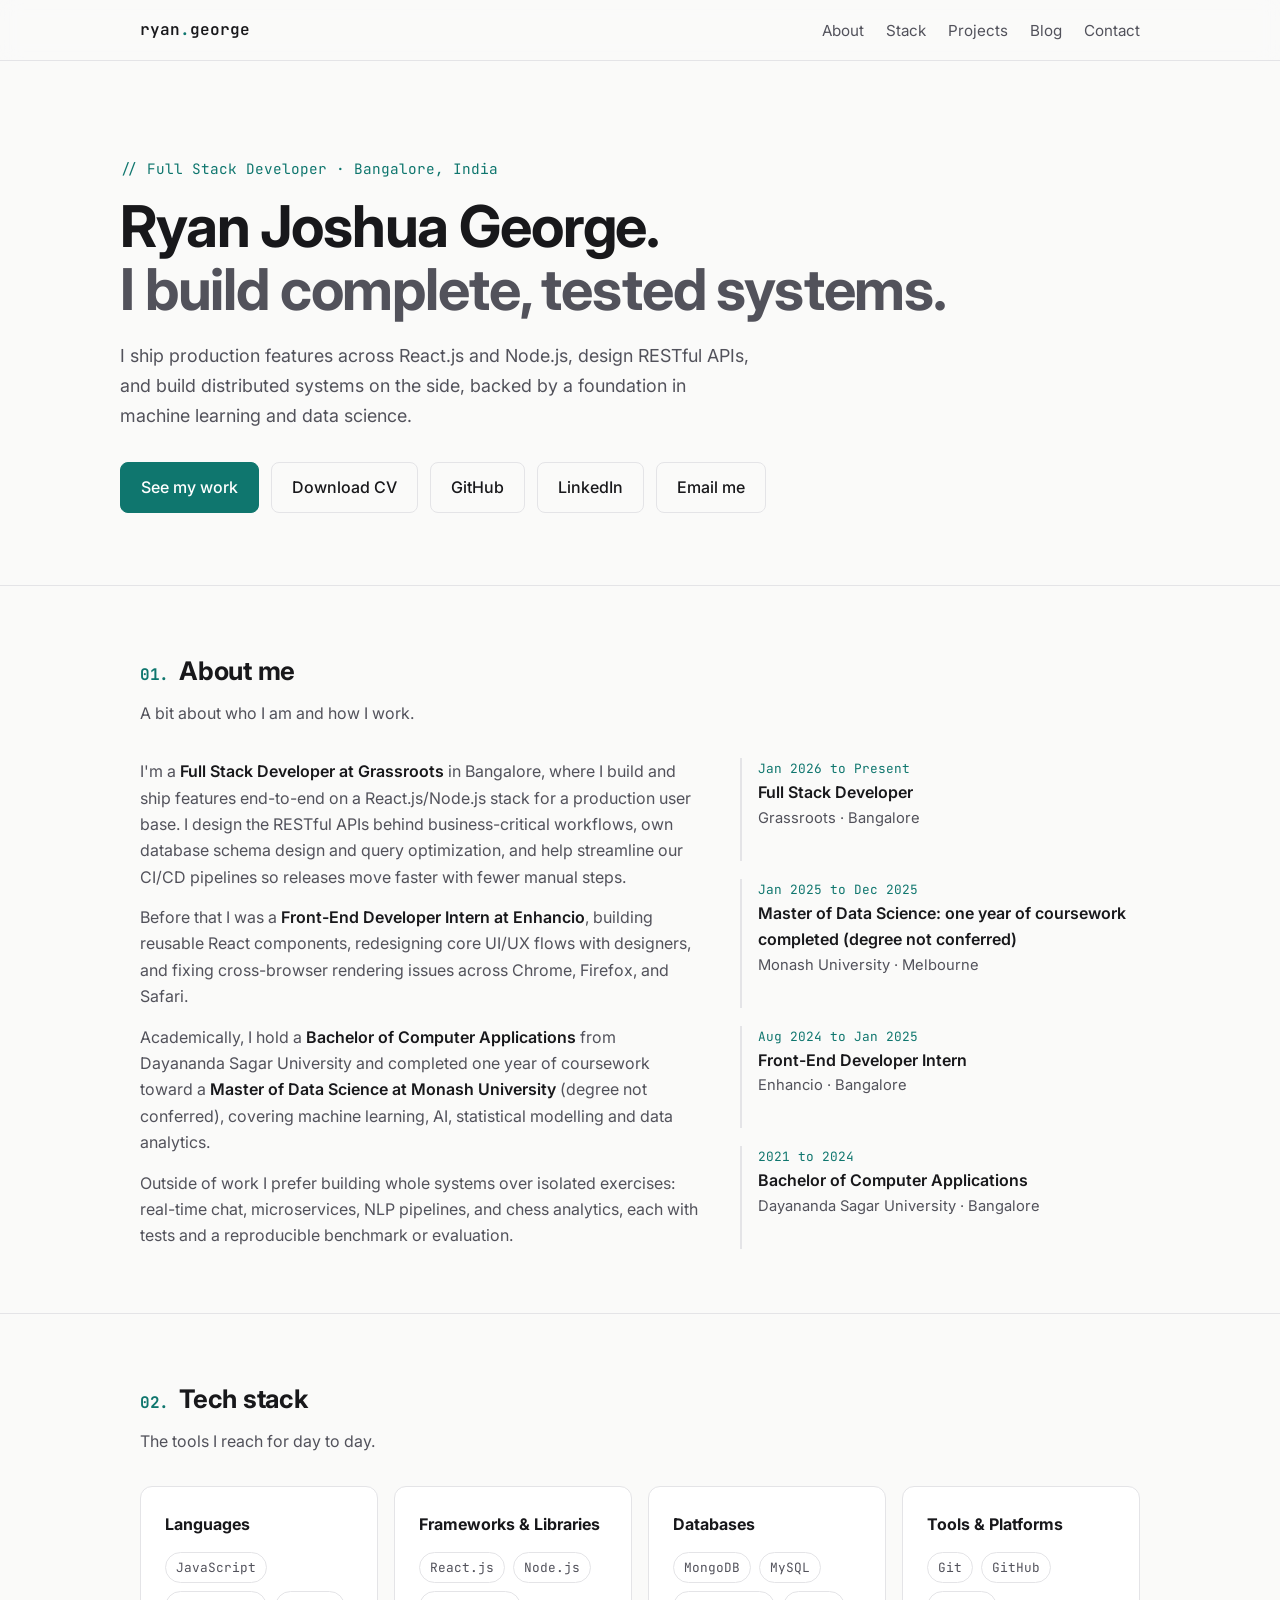
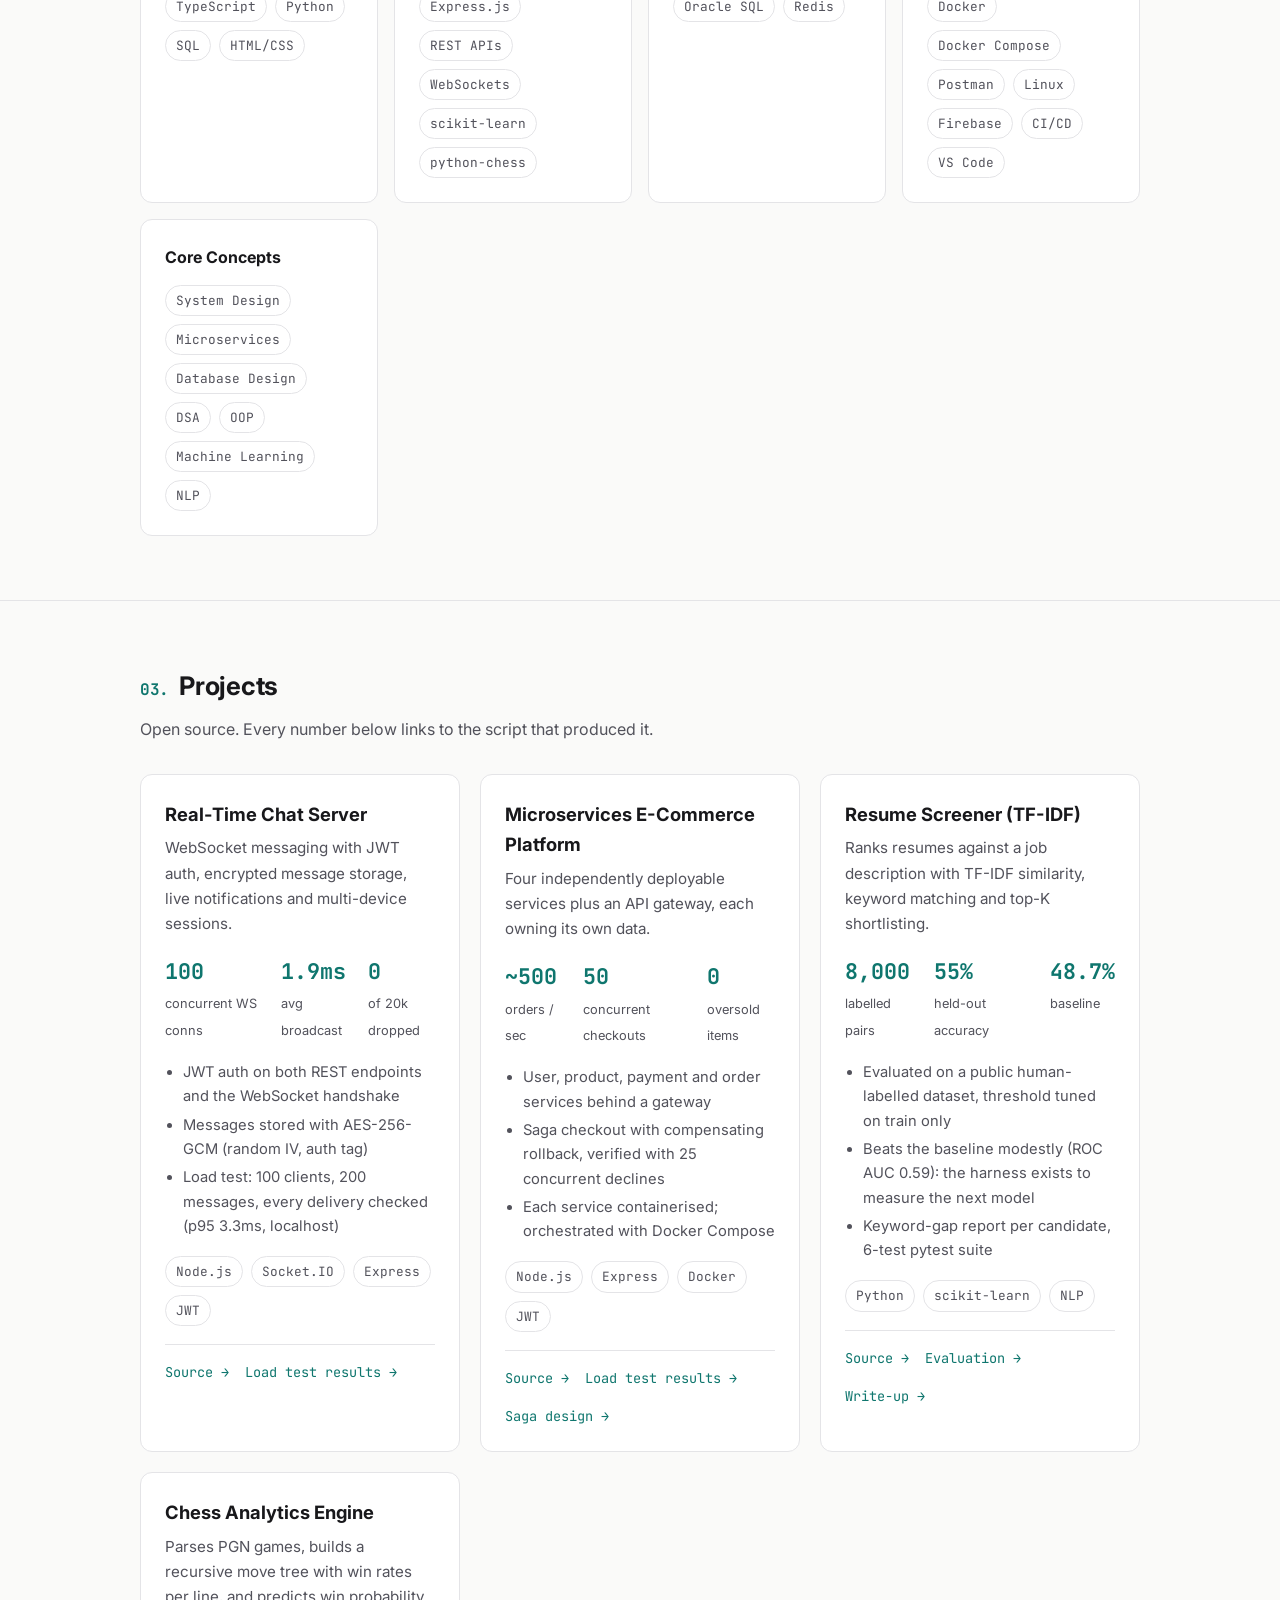
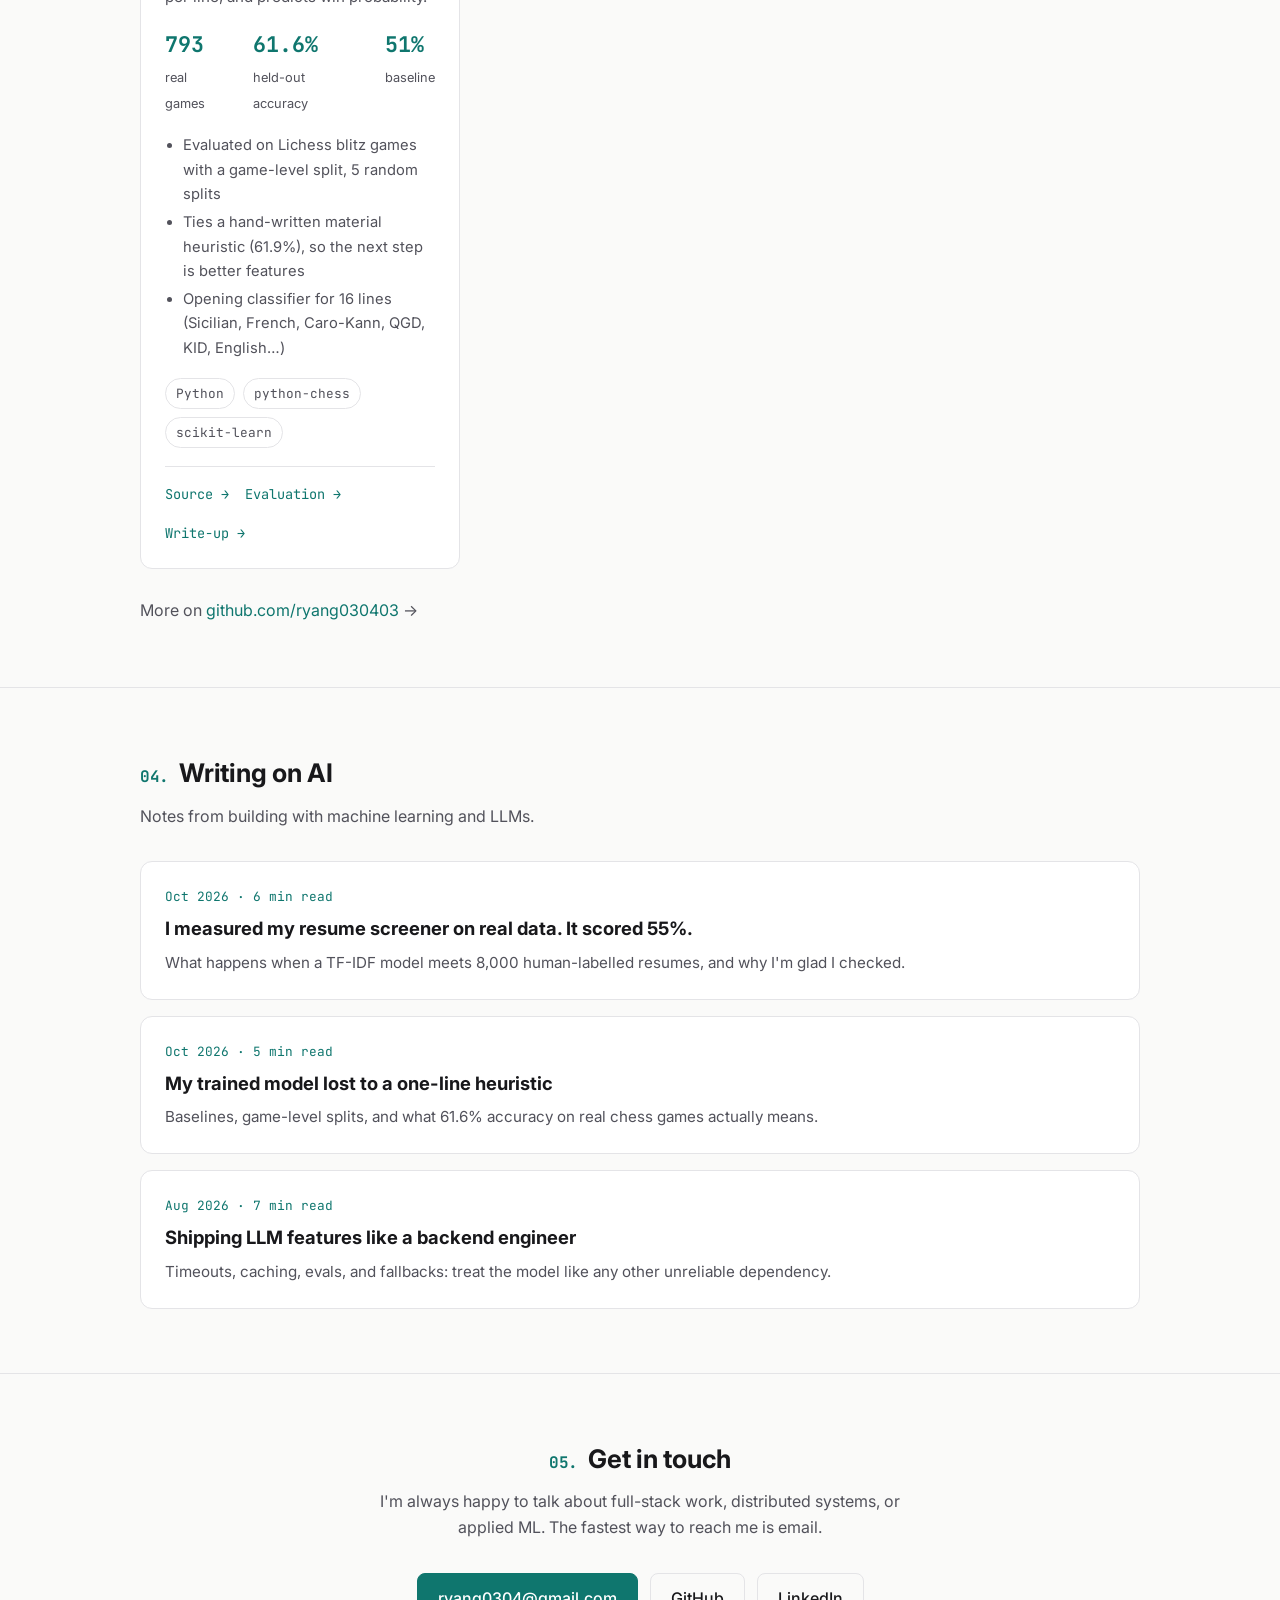
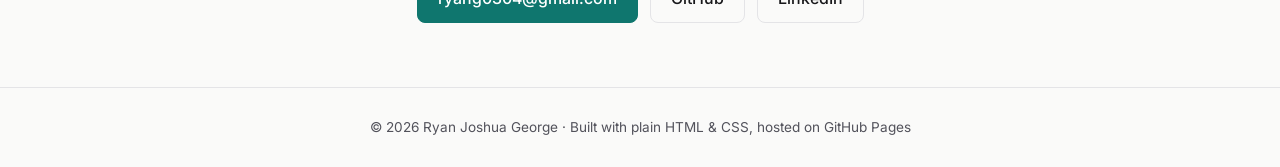
<file: index.html>
<!doctype html>
<html lang="en">
<head>
  <meta charset="utf-8">
  <meta name="viewport" content="width=device-width, initial-scale=1">
  <title>Ryan Joshua George | Full Stack Developer</title>
  <meta name="description" content="Ryan Joshua George, Full Stack Developer in Bangalore. React.js, Node.js, distributed systems, and machine learning.">
  <meta property="og:type" content="website">
  <meta property="og:url" content="https://ryang030403.github.io/Portfolio/">
  <meta property="og:title" content="Ryan Joshua George | Full Stack Developer">
  <meta property="og:description" content="Full Stack Developer in Bangalore building React.js/Node.js products, distributed systems, and applied ML projects.">
  <meta property="og:image" content="https://ryang030403.github.io/Portfolio/assets/og-image.png">
  <meta property="og:image:width" content="1200">
  <meta property="og:image:height" content="630">
  <meta name="twitter:card" content="summary_large_image">
  <link rel="preconnect" href="https://fonts.googleapis.com">
  <link rel="preconnect" href="https://fonts.gstatic.com" crossorigin>
  <link href="https://fonts.googleapis.com/css2?family=Inter:wght@400;500;600;700&family=JetBrains+Mono:wght@400;600&display=swap" rel="stylesheet">
  <link rel="stylesheet" href="assets/style.css">
  <link rel="icon" href="data:image/svg+xml,<svg xmlns='http://www.w3.org/2000/svg' viewBox='0 0 100 100'><text y='.9em' font-size='80'>⌘</text></svg>">
</head>
<body>
  <nav class="nav">
    <div class="container">
      <a class="brand" href="#top">ryan<span>.</span>george</a>
      <ul>
        <li><a href="#about">About</a></li>
        <li><a href="#stack">Stack</a></li>
        <li><a href="#projects">Projects</a></li>
        <li><a href="#blog">Blog</a></li>
        <li class="hide-sm"><a href="#contact">Contact</a></li>
      </ul>
    </div>
  </nav>

  <main id="top">
    <header class="hero container">
      <p class="eyebrow">// Full Stack Developer · Bangalore, India</p>
      <h1>Ryan Joshua George. <span class="dim block">I build complete, tested systems.</span></h1>
      <p class="lead">I ship production features across React.js and Node.js, design RESTful APIs, and build distributed systems on the side, backed by a foundation in machine learning and data science.</p>
      <div class="cta">
        <a class="btn primary" href="#projects">See my work</a>
        <a class="btn" href="assets/Ryan_George_Resume.pdf" target="_blank" rel="noopener">Download CV</a>
        <a class="btn" href="https://github.com/ryang030403" target="_blank" rel="noopener">GitHub</a>
        <a class="btn" href="https://www.linkedin.com/in/ryan-joshua-georgee-13999a277" target="_blank" rel="noopener">LinkedIn</a>
        <a class="btn" href="mailto:ryang0304@gmail.com">Email me</a>
      </div>
    </header>

    <section id="about">
      <div class="container">
        <h2 class="section-title reveal"><span class="num">01.</span>About me</h2>
        <p class="section-sub reveal">A bit about who I am and how I work.</p>
        <div class="about-grid">
          <div class="reveal">
            <p>
              I'm a <strong>Full Stack Developer at Grassroots</strong> in Bangalore, where I build and ship
              features end-to-end on a React.js/Node.js stack for a production user base. I design the RESTful
              APIs behind business-critical workflows, own database schema design and query optimization, and
              help streamline our CI/CD pipelines so releases move faster with fewer manual steps.
            </p>
            <p>
              Before that I was a <strong>Front-End Developer Intern at Enhancio</strong>, building reusable React
              components, redesigning core UI/UX flows with designers, and fixing cross-browser rendering issues
              across Chrome, Firefox, and Safari.
            </p>
            <p>
              Academically, I hold a <strong>Bachelor of Computer Applications</strong> from Dayananda Sagar University
              and completed one year of coursework toward a <strong>Master of Data Science at Monash University</strong>
              (degree not conferred), covering machine learning, AI, statistical modelling and data analytics.
            </p>
            <p>
              Outside of work I prefer building whole systems over isolated exercises: real-time chat, microservices,
              NLP pipelines, and chess analytics, each with tests and a reproducible benchmark or evaluation.
            </p>
          </div>
          <ul class="timeline reveal">
            <li>
              <div class="when">Jan 2026 to Present</div>
              <div class="what">Full Stack Developer</div>
              <div class="where">Grassroots · Bangalore</div>
            </li>
            <li>
              <div class="when">Jan 2025 to Dec 2025</div>
              <div class="what">Master of Data Science: one year of coursework completed (degree not conferred)</div>
              <div class="where">Monash University · Melbourne</div>
            </li>
            <li>
              <div class="when">Aug 2024 to Jan 2025</div>
              <div class="what">Front-End Developer Intern</div>
              <div class="where">Enhancio · Bangalore</div>
            </li>
            <li>
              <div class="when">2021 to 2024</div>
              <div class="what">Bachelor of Computer Applications</div>
              <div class="where">Dayananda Sagar University · Bangalore</div>
            </li>
          </ul>
        </div>
      </div>
    </section>

    <section id="stack">
      <div class="container">
        <h2 class="section-title reveal"><span class="num">02.</span>Tech stack</h2>
        <p class="section-sub reveal">The tools I reach for day to day.</p>
        <div class="stack-grid">
          <div class="card reveal">
            <h3>Languages</h3>
            <ul class="tags">
              <li>JavaScript</li><li>TypeScript</li><li>Python</li><li>SQL</li><li>HTML/CSS</li>
            </ul>
          </div>
          <div class="card reveal">
            <h3>Frameworks &amp; Libraries</h3>
            <ul class="tags">
              <li>React.js</li><li>Node.js</li><li>Express.js</li><li>REST APIs</li><li>WebSockets</li>
              <li>scikit-learn</li><li>python-chess</li>
            </ul>
          </div>
          <div class="card reveal">
            <h3>Databases</h3>
            <ul class="tags">
              <li>MongoDB</li><li>MySQL</li><li>Oracle SQL</li><li>Redis</li>
            </ul>
          </div>
          <div class="card reveal">
            <h3>Tools &amp; Platforms</h3>
            <ul class="tags">
              <li>Git</li><li>GitHub</li><li>Docker</li><li>Docker Compose</li><li>Postman</li>
              <li>Linux</li><li>Firebase</li><li>CI/CD</li><li>VS Code</li>
            </ul>
          </div>
          <div class="card reveal">
            <h3>Core Concepts</h3>
            <ul class="tags">
              <li>System Design</li><li>Microservices</li><li>Database Design</li><li>DSA</li>
              <li>OOP</li><li>Machine Learning</li><li>NLP</li>
            </ul>
          </div>
        </div>
      </div>
    </section>

    <section id="projects">
      <div class="container">
        <h2 class="section-title reveal"><span class="num">03.</span>Projects</h2>
        <p class="section-sub reveal">Open source. Every number below links to the script that produced it.</p>
        <div class="project-grid">
          <article class="card project reveal">
            <h3>Real-Time Chat Server</h3>
            <p>WebSocket messaging with JWT auth, encrypted message storage, live notifications and multi-device sessions.</p>
            <div class="stats">
              <div class="stat"><b>100</b><span>concurrent WS conns</span></div>
              <div class="stat"><b>1.9ms</b><span>avg broadcast</span></div>
              <div class="stat"><b>0</b><span>of 20k dropped</span></div>
            </div>
            <ul class="points">
              <li>JWT auth on both REST endpoints and the WebSocket handshake</li>
              <li>Messages stored with AES-256-GCM (random IV, auth tag)</li>
              <li>Load test: 100 clients, 200 messages, every delivery checked (p95 3.3ms, localhost)</li>
            </ul>
            <ul class="tags"><li>Node.js</li><li>Socket.IO</li><li>Express</li><li>JWT</li></ul>
            <div class="links"><a href="https://github.com/ryang030403/Real_Time_Chat_App" target="_blank" rel="noopener">Source →</a><a href="https://github.com/ryang030403/Real_Time_Chat_App#load-test-results" target="_blank" rel="noopener">Load test results →</a></div>
          </article>

          <article class="card project reveal">
            <h3>Microservices E-Commerce Platform</h3>
            <p>Four independently deployable services plus an API gateway, each owning its own data.</p>
            <div class="stats">
              <div class="stat"><b>~500</b><span>orders / sec</span></div>
              <div class="stat"><b>50</b><span>concurrent checkouts</span></div>
              <div class="stat"><b>0</b><span>oversold items</span></div>
            </div>
            <ul class="points">
              <li>User, product, payment and order services behind a gateway</li>
              <li>Saga checkout with compensating rollback, verified with 25 concurrent declines</li>
              <li>Each service containerised; orchestrated with Docker Compose</li>
            </ul>
            <ul class="tags"><li>Node.js</li><li>Express</li><li>Docker</li><li>JWT</li></ul>
            <div class="links"><a href="https://github.com/ryang030403/Microservices_Ecommerce" target="_blank" rel="noopener">Source →</a><a href="https://github.com/ryang030403/Microservices_Ecommerce#load-test-results" target="_blank" rel="noopener">Load test results →</a><a href="https://github.com/ryang030403/Microservices_Ecommerce#checkout-saga--compensating-transactions" target="_blank" rel="noopener">Saga design →</a></div>
          </article>

          <article class="card project reveal">
            <h3>Resume Screener (TF-IDF)</h3>
            <p>Ranks resumes against a job description with TF-IDF similarity, keyword matching and top-K shortlisting.</p>
            <div class="stats">
              <div class="stat"><b>8,000</b><span>labelled pairs</span></div>
              <div class="stat"><b>55%</b><span>held-out accuracy</span></div>
              <div class="stat"><b>48.7%</b><span>baseline</span></div>
            </div>
            <ul class="points">
              <li>Evaluated on a public human-labelled dataset, threshold tuned on train only</li>
              <li>Beats the baseline modestly (ROC AUC 0.59): the harness exists to measure the next model</li>
              <li>Keyword-gap report per candidate, 6-test pytest suite</li>
            </ul>
            <ul class="tags"><li>Python</li><li>scikit-learn</li><li>NLP</li></ul>
            <div class="links"><a href="https://github.com/ryang030403/Resume_Screening_AI" target="_blank" rel="noopener">Source →</a><a href="https://github.com/ryang030403/Resume_Screening_AI#evaluation-on-labeled-data" target="_blank" rel="noopener">Evaluation →</a><a href="blog/measuring-my-resume-screener.html">Write-up →</a></div>
          </article>

          <article class="card project reveal">
            <h3>Chess Analytics Engine</h3>
            <p>Parses PGN games, builds a recursive move tree with win rates per line, and predicts win probability.</p>
            <div class="stats">
              <div class="stat"><b>793</b><span>real games</span></div>
              <div class="stat"><b>61.6%</b><span>held-out accuracy</span></div>
              <div class="stat"><b>51%</b><span>baseline</span></div>
            </div>
            <ul class="points">
              <li>Evaluated on Lichess blitz games with a game-level split, 5 random splits</li>
              <li>Ties a hand-written material heuristic (61.9%), so the next step is better features</li>
              <li>Opening classifier for 16 lines (Sicilian, French, Caro-Kann, QGD, KID, English…)</li>
            </ul>
            <ul class="tags"><li>Python</li><li>python-chess</li><li>scikit-learn</li></ul>
            <div class="links"><a href="https://github.com/ryang030403/Chess_Analytics" target="_blank" rel="noopener">Source →</a><a href="https://github.com/ryang030403/Chess_Analytics#evaluation-on-real-games" target="_blank" rel="noopener">Evaluation →</a><a href="blog/model-vs-heuristic.html">Write-up →</a></div>
          </article>
        </div>
        <p class="reveal" style="margin-top:28px;color:var(--muted)">
          More on <a href="https://github.com/ryang030403" target="_blank" rel="noopener">github.com/ryang030403</a> →
        </p>
      </div>
    </section>

    <section id="blog">
      <div class="container">
        <h2 class="section-title reveal"><span class="num">04.</span>Writing on AI</h2>
        <p class="section-sub reveal">Notes from building with machine learning and LLMs.</p>
        <div class="post-list">
          <a class="card post-item reveal" href="blog/measuring-my-resume-screener.html">
            <div class="meta">Oct 2026 · 6 min read</div>
            <h3>I measured my resume screener on real data. It scored 55%.</h3>
            <p>What happens when a TF-IDF model meets 8,000 human-labelled resumes, and why I'm glad I checked.</p>
          </a>
          <a class="card post-item reveal" href="blog/model-vs-heuristic.html">
            <div class="meta">Oct 2026 · 5 min read</div>
            <h3>My trained model lost to a one-line heuristic</h3>
            <p>Baselines, game-level splits, and what 61.6% accuracy on real chess games actually means.</p>
          </a>
          <a class="card post-item reveal" href="blog/shipping-llm-features.html">
            <div class="meta">Aug 2026 · 7 min read</div>
            <h3>Shipping LLM features like a backend engineer</h3>
            <p>Timeouts, caching, evals, and fallbacks: treat the model like any other unreliable dependency.</p>
          </a>
        </div>
      </div>
    </section>

    <section id="contact" class="contact">
      <div class="container">
        <h2 class="section-title reveal"><span class="num">05.</span>Get in touch</h2>
        <p class="reveal">
          I'm always happy to talk about full-stack work, distributed systems, or applied ML.
          The fastest way to reach me is email.
        </p>
        <div class="cta reveal">
          <a class="btn primary" href="mailto:ryang0304@gmail.com">ryang0304@gmail.com</a>
          <a class="btn" href="https://github.com/ryang030403" target="_blank" rel="noopener">GitHub</a>
        <a class="btn" href="https://www.linkedin.com/in/ryan-joshua-georgee-13999a277" target="_blank" rel="noopener">LinkedIn</a>
        </div>
      </div>
    </section>
  </main>

  <footer>
    <div class="container">© <span id="year">2026</span> Ryan Joshua George · Built with plain HTML &amp; CSS, hosted on GitHub Pages</div>
  </footer>

  <script src="assets/main.js"></script>
</body>
</html>
</file>
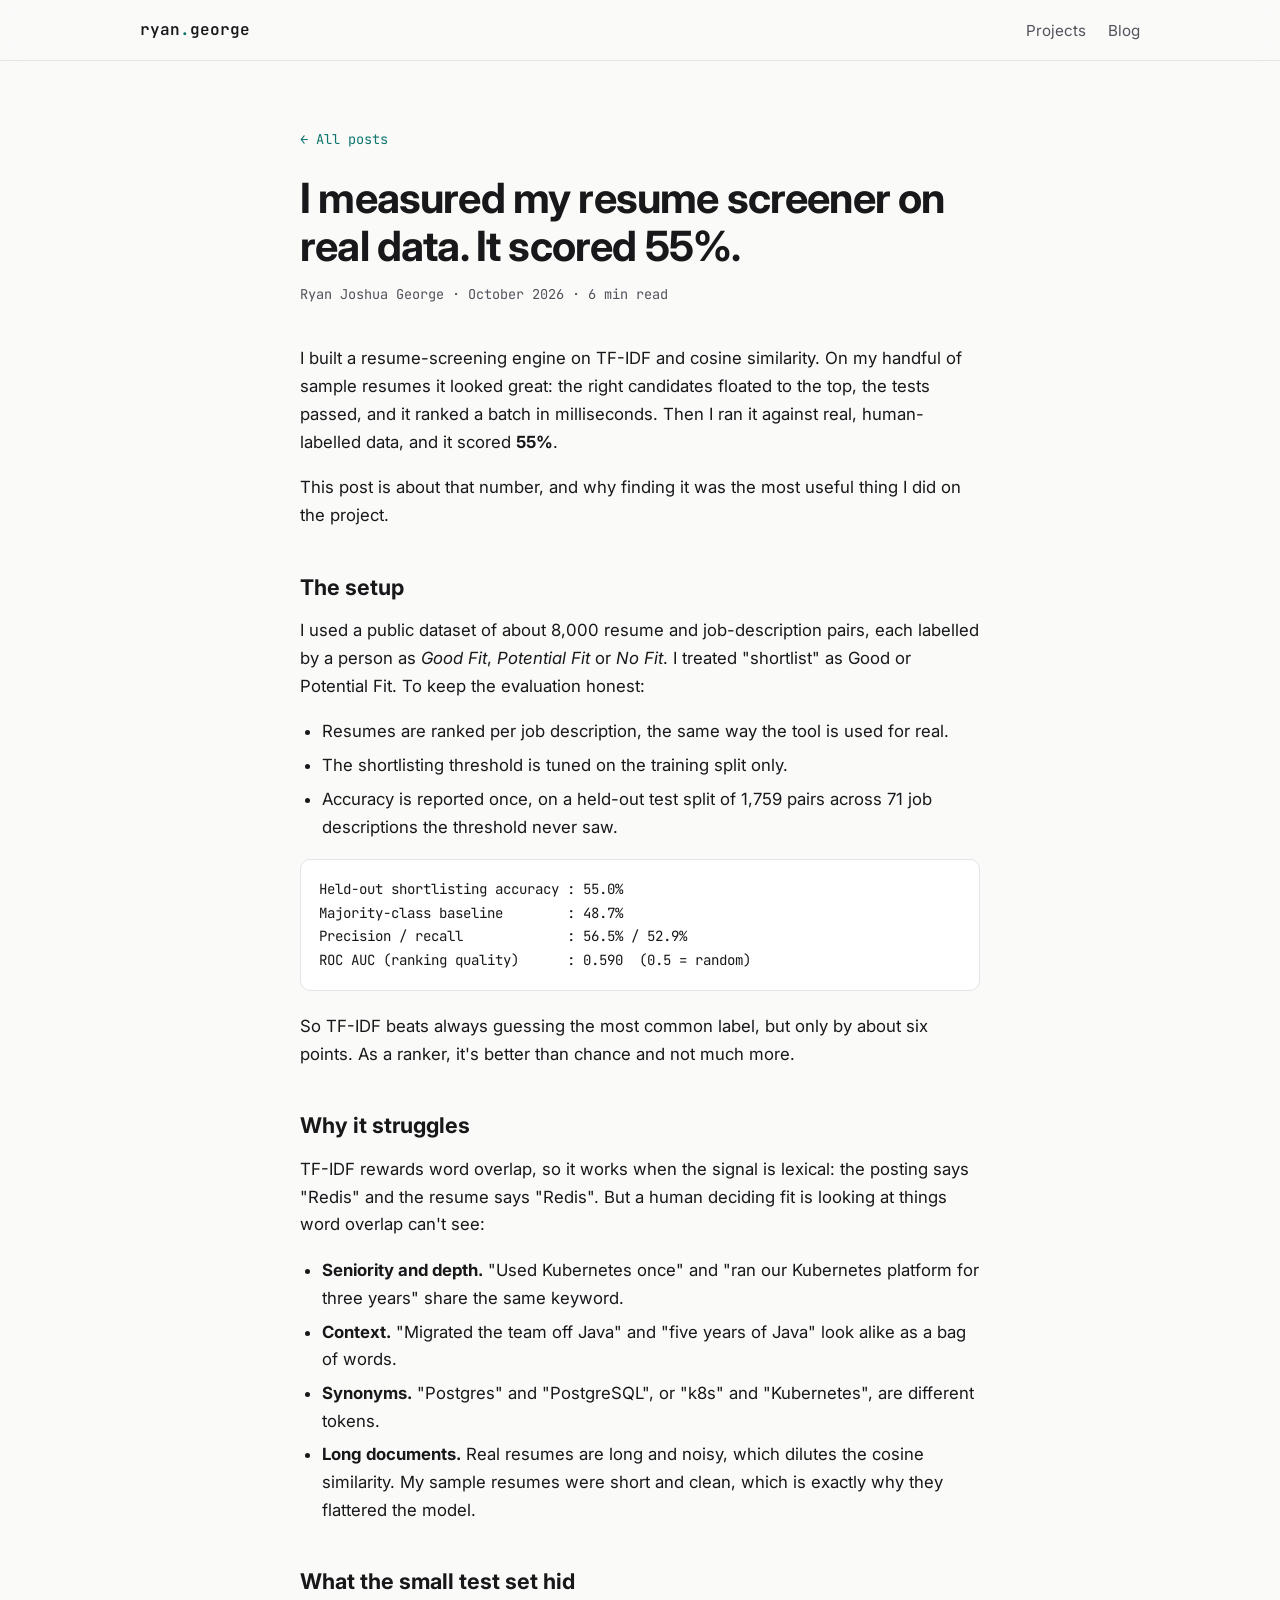
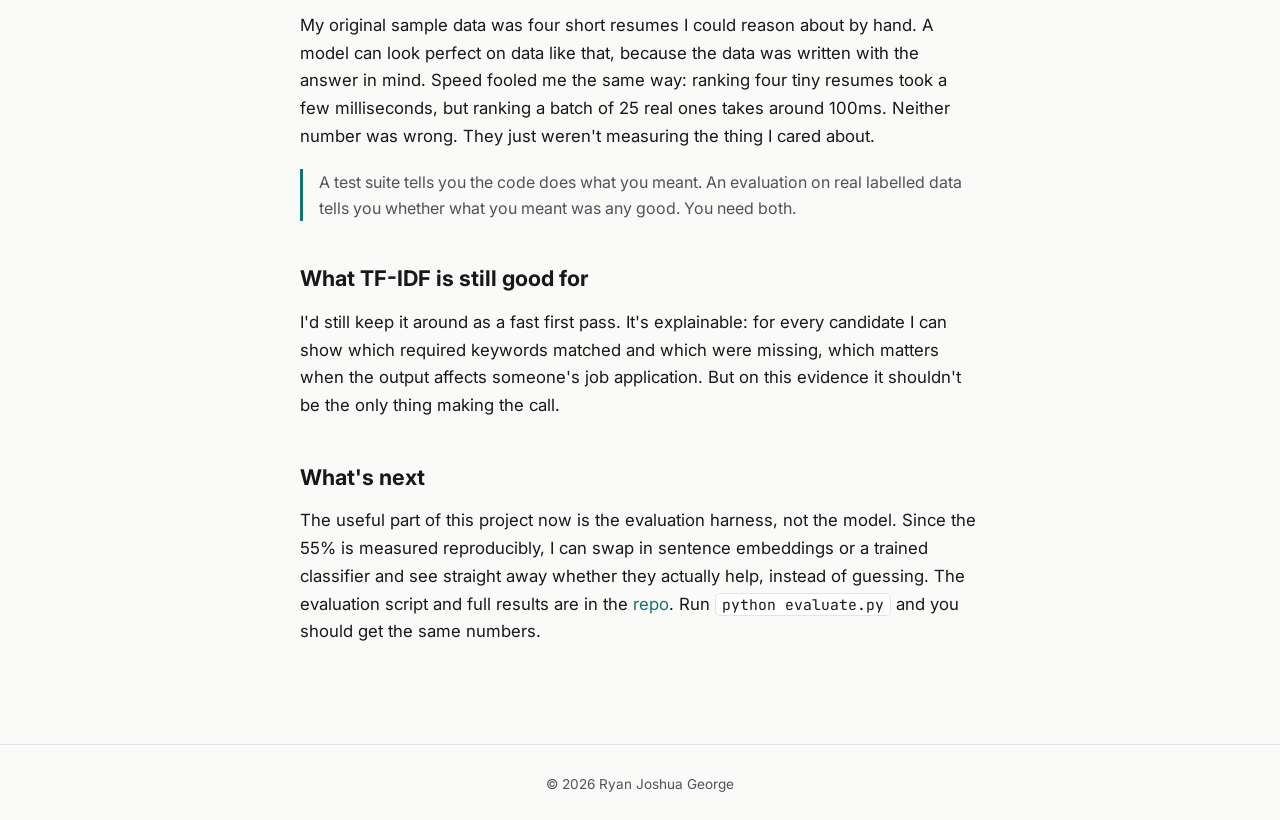
<file: blog/measuring-my-resume-screener.html>
<!doctype html>
<html lang="en">
<head>
  <meta charset="utf-8">
  <meta name="viewport" content="width=device-width, initial-scale=1">
  <title>I measured my resume screener on real data. It scored 55%. | Ryan George</title>
  <meta name="description" content="What happens when a TF-IDF model meets 8,000 human-labelled resumes, and why I'm glad I checked.">
  <meta property="og:title" content="I measured my resume screener on real data. It scored 55%.">
  <meta property="og:description" content="What happens when a TF-IDF model meets 8,000 human-labelled resumes, and why I'm glad I checked.">
  <meta property="og:image" content="https://ryang030403.github.io/Portfolio/assets/og-image.png">
  <meta name="twitter:card" content="summary_large_image">
  <link href="https://fonts.googleapis.com/css2?family=Inter:wght@400;500;600;700&family=JetBrains+Mono:wght@400;600&display=swap" rel="stylesheet">
  <link rel="stylesheet" href="../assets/style.css">
</head>
<body>
  <nav class="nav">
    <div class="container">
      <a class="brand" href="../index.html">ryan<span>.</span>george</a>
      <ul>
        <li><a href="../index.html#projects">Projects</a></li>
        <li><a href="../index.html#blog">Blog</a></li>
      </ul>
    </div>
  </nav>

  <article class="post">
    <a class="back" href="../index.html#blog">← All posts</a>
    <h1>I measured my resume screener on real data. It scored 55%.</h1>
    <div class="meta">Ryan Joshua George · October 2026 · 6 min read</div>

    <p>
      I built a resume-screening engine on TF-IDF and cosine similarity. On my handful of sample resumes it looked
      great: the right candidates floated to the top, the tests passed, and it ranked a batch in milliseconds. Then I
      ran it against real, human-labelled data, and it scored <strong>55%</strong>.
    </p>
    <p>This post is about that number, and why finding it was the most useful thing I did on the project.</p>

    <h2>The setup</h2>
    <p>
      I used a public dataset of about 8,000 resume and job-description pairs, each labelled by a person as
      <em>Good Fit</em>, <em>Potential Fit</em> or <em>No Fit</em>. I treated "shortlist" as Good or Potential Fit.
      To keep the evaluation honest:
    </p>
    <ul>
      <li>Resumes are ranked per job description, the same way the tool is used for real.</li>
      <li>The shortlisting threshold is tuned on the training split only.</li>
      <li>Accuracy is reported once, on a held-out test split of 1,759 pairs across 71 job descriptions the threshold never saw.</li>
    </ul>

    <pre><code>Held-out shortlisting accuracy : 55.0%
Majority-class baseline        : 48.7%
Precision / recall             : 56.5% / 52.9%
ROC AUC (ranking quality)      : 0.590  (0.5 = random)</code></pre>

    <p>
      So TF-IDF beats always guessing the most common label, but only by about six points. As a ranker, it's
      better than chance and not much more.
    </p>

    <h2>Why it struggles</h2>
    <p>
      TF-IDF rewards word overlap, so it works when the signal is lexical: the posting says "Redis" and the resume
      says "Redis". But a human deciding fit is looking at things word overlap can't see:
    </p>
    <ul>
      <li><strong>Seniority and depth.</strong> "Used Kubernetes once" and "ran our Kubernetes platform for three years" share the same keyword.</li>
      <li><strong>Context.</strong> "Migrated the team off Java" and "five years of Java" look alike as a bag of words.</li>
      <li><strong>Synonyms.</strong> "Postgres" and "PostgreSQL", or "k8s" and "Kubernetes", are different tokens.</li>
      <li><strong>Long documents.</strong> Real resumes are long and noisy, which dilutes the cosine similarity. My sample resumes were short and clean, which is exactly why they flattered the model.</li>
    </ul>

    <h2>What the small test set hid</h2>
    <p>
      My original sample data was four short resumes I could reason about by hand. A model can look perfect on data
      like that, because the data was written with the answer in mind. Speed fooled me the same way: ranking four
      tiny resumes took a few milliseconds, but ranking a batch of 25 real ones takes around 100ms. Neither number
      was wrong. They just weren't measuring the thing I cared about.
    </p>
    <blockquote>
      A test suite tells you the code does what you meant. An evaluation on real labelled data tells you whether
      what you meant was any good. You need both.
    </blockquote>

    <h2>What TF-IDF is still good for</h2>
    <p>
      I'd still keep it around as a fast first pass. It's explainable: for every candidate I can show which required
      keywords matched and which were missing, which matters when the output affects someone's job application.
      But on this evidence it shouldn't be the only thing making the call.
    </p>

    <h2>What's next</h2>
    <p>
      The useful part of this project now is the evaluation harness, not the model. Since the 55% is measured
      reproducibly, I can swap in sentence embeddings or a trained classifier and see straight away whether they
      actually help, instead of guessing. The evaluation script and full results are in the
      <a href="https://github.com/ryang030403/Resume_Screening_AI#evaluation-on-labeled-data" target="_blank" rel="noopener">repo</a>.
      Run <code>python evaluate.py</code> and you should get the same numbers.
    </p>
  </article>

  <footer><div class="container">© 2026 Ryan Joshua George</div></footer>
</body>
</html>
</file>
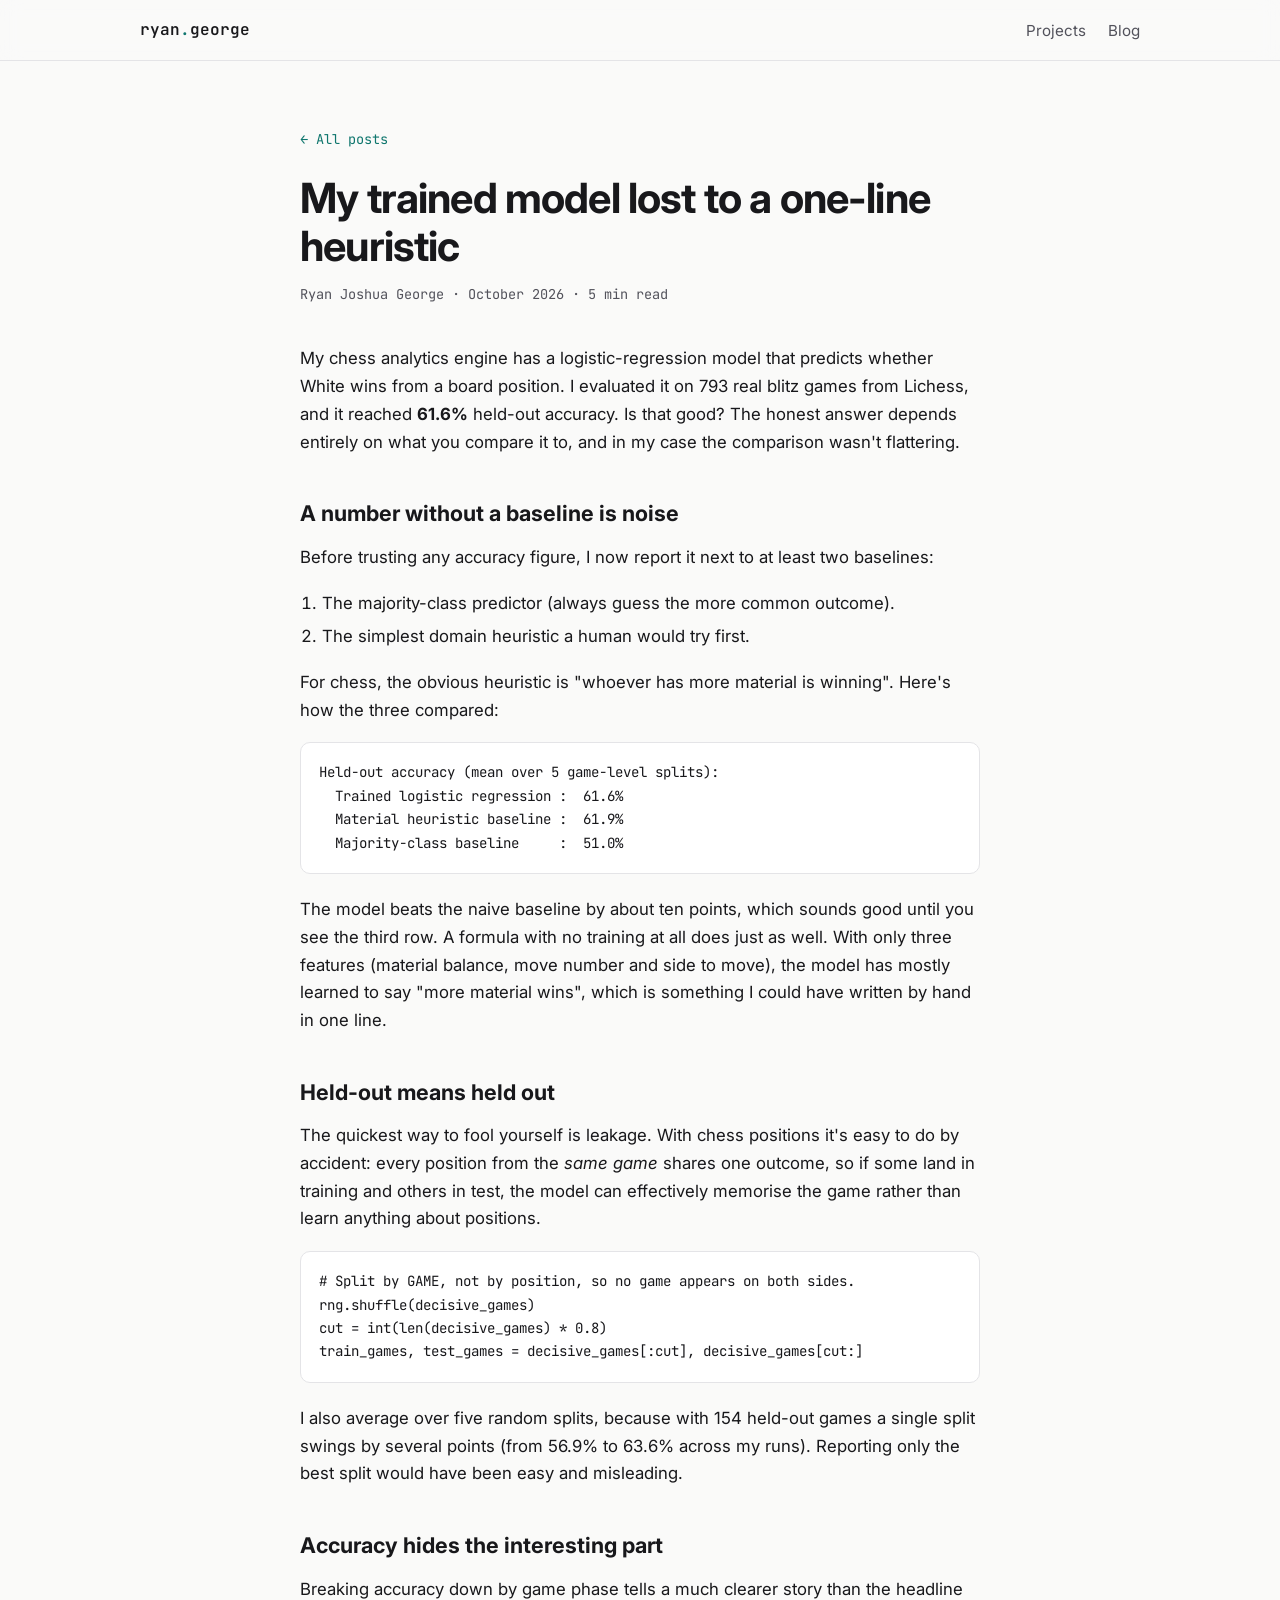
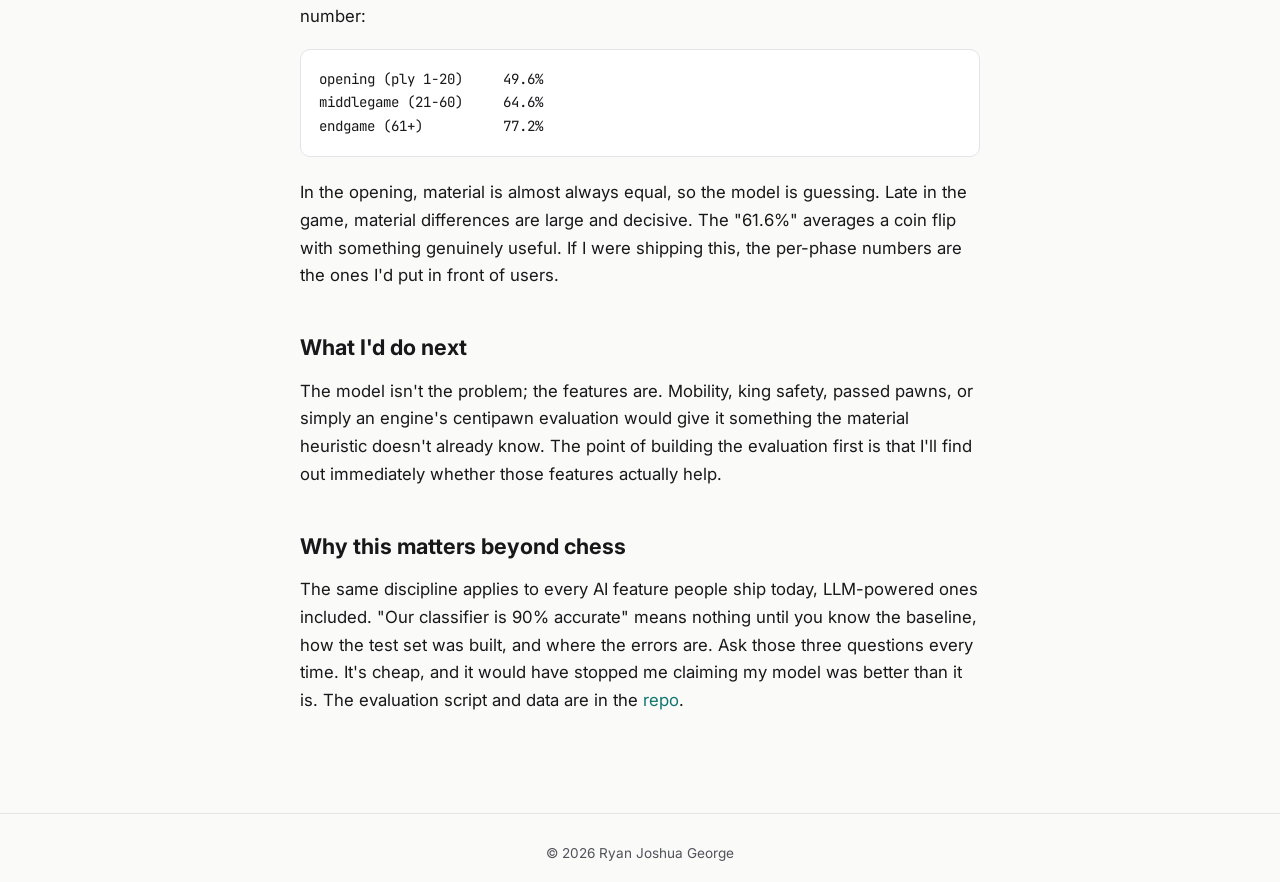
<file: blog/model-vs-heuristic.html>
<!doctype html>
<html lang="en">
<head>
  <meta charset="utf-8">
  <meta name="viewport" content="width=device-width, initial-scale=1">
  <title>My trained model lost to a one-line heuristic | Ryan George</title>
  <meta name="description" content="Baselines, game-level splits, and what 61.6% accuracy on real chess games actually means.">
  <meta property="og:title" content="My trained model lost to a one-line heuristic">
  <meta property="og:description" content="Baselines, game-level splits, and what 61.6% accuracy on real chess games actually means.">
  <meta property="og:image" content="https://ryang030403.github.io/Portfolio/assets/og-image.png">
  <meta name="twitter:card" content="summary_large_image">
  <link href="https://fonts.googleapis.com/css2?family=Inter:wght@400;500;600;700&family=JetBrains+Mono:wght@400;600&display=swap" rel="stylesheet">
  <link rel="stylesheet" href="../assets/style.css">
</head>
<body>
  <nav class="nav">
    <div class="container">
      <a class="brand" href="../index.html">ryan<span>.</span>george</a>
      <ul>
        <li><a href="../index.html#projects">Projects</a></li>
        <li><a href="../index.html#blog">Blog</a></li>
      </ul>
    </div>
  </nav>

  <article class="post">
    <a class="back" href="../index.html#blog">← All posts</a>
    <h1>My trained model lost to a one-line heuristic</h1>
    <div class="meta">Ryan Joshua George · October 2026 · 5 min read</div>

    <p>
      My chess analytics engine has a logistic-regression model that predicts whether White wins from a board position.
      I evaluated it on 793 real blitz games from Lichess, and it reached <strong>61.6%</strong> held-out accuracy.
      Is that good? The honest answer depends entirely on what you compare it to, and in my case the comparison
      wasn't flattering.
    </p>

    <h2>A number without a baseline is noise</h2>
    <p>Before trusting any accuracy figure, I now report it next to at least two baselines:</p>
    <ol>
      <li>The majority-class predictor (always guess the more common outcome).</li>
      <li>The simplest domain heuristic a human would try first.</li>
    </ol>
    <p>For chess, the obvious heuristic is "whoever has more material is winning". Here's how the three compared:</p>
    <pre><code>Held-out accuracy (mean over 5 game-level splits):
  Trained logistic regression :  61.6%
  Material heuristic baseline :  61.9%
  Majority-class baseline     :  51.0%</code></pre>
    <p>
      The model beats the naive baseline by about ten points, which sounds good until you see the third row. A
      formula with no training at all does just as well. With only three features (material balance, move number
      and side to move), the model has mostly learned to say "more material wins", which is something I could have
      written by hand in one line.
    </p>

    <h2>Held-out means held out</h2>
    <p>
      The quickest way to fool yourself is leakage. With chess positions it's easy to do by accident: every position
      from the <em>same game</em> shares one outcome, so if some land in training and others in test, the model can
      effectively memorise the game rather than learn anything about positions.
    </p>
    <pre><code># Split by GAME, not by position, so no game appears on both sides.
rng.shuffle(decisive_games)
cut = int(len(decisive_games) * 0.8)
train_games, test_games = decisive_games[:cut], decisive_games[cut:]</code></pre>
    <p>
      I also average over five random splits, because with 154 held-out games a single split swings by several
      points (from 56.9% to 63.6% across my runs). Reporting only the best split would have been easy and misleading.
    </p>

    <h2>Accuracy hides the interesting part</h2>
    <p>Breaking accuracy down by game phase tells a much clearer story than the headline number:</p>
    <pre><code>opening (ply 1-20)     49.6%
middlegame (21-60)     64.6%
endgame (61+)          77.2%</code></pre>
    <p>
      In the opening, material is almost always equal, so the model is guessing. Late in the game, material
      differences are large and decisive. The "61.6%" averages a coin flip with something genuinely useful. If I
      were shipping this, the per-phase numbers are the ones I'd put in front of users.
    </p>

    <h2>What I'd do next</h2>
    <p>
      The model isn't the problem; the features are. Mobility, king safety, passed pawns, or simply an engine's
      centipawn evaluation would give it something the material heuristic doesn't already know. The point of
      building the evaluation first is that I'll find out immediately whether those features actually help.
    </p>

    <h2>Why this matters beyond chess</h2>
    <p>
      The same discipline applies to every AI feature people ship today, LLM-powered ones included. "Our classifier
      is 90% accurate" means nothing until you know the baseline, how the test set was built, and where the errors
      are. Ask those three questions every time. It's cheap, and it would have stopped me claiming my model was
      better than it is. The evaluation script and data are in the
      <a href="https://github.com/ryang030403/Chess_Analytics#evaluation-on-real-games" target="_blank" rel="noopener">repo</a>.
    </p>
  </article>

  <footer><div class="container">© 2026 Ryan Joshua George</div></footer>
</body>
</html>
</file>
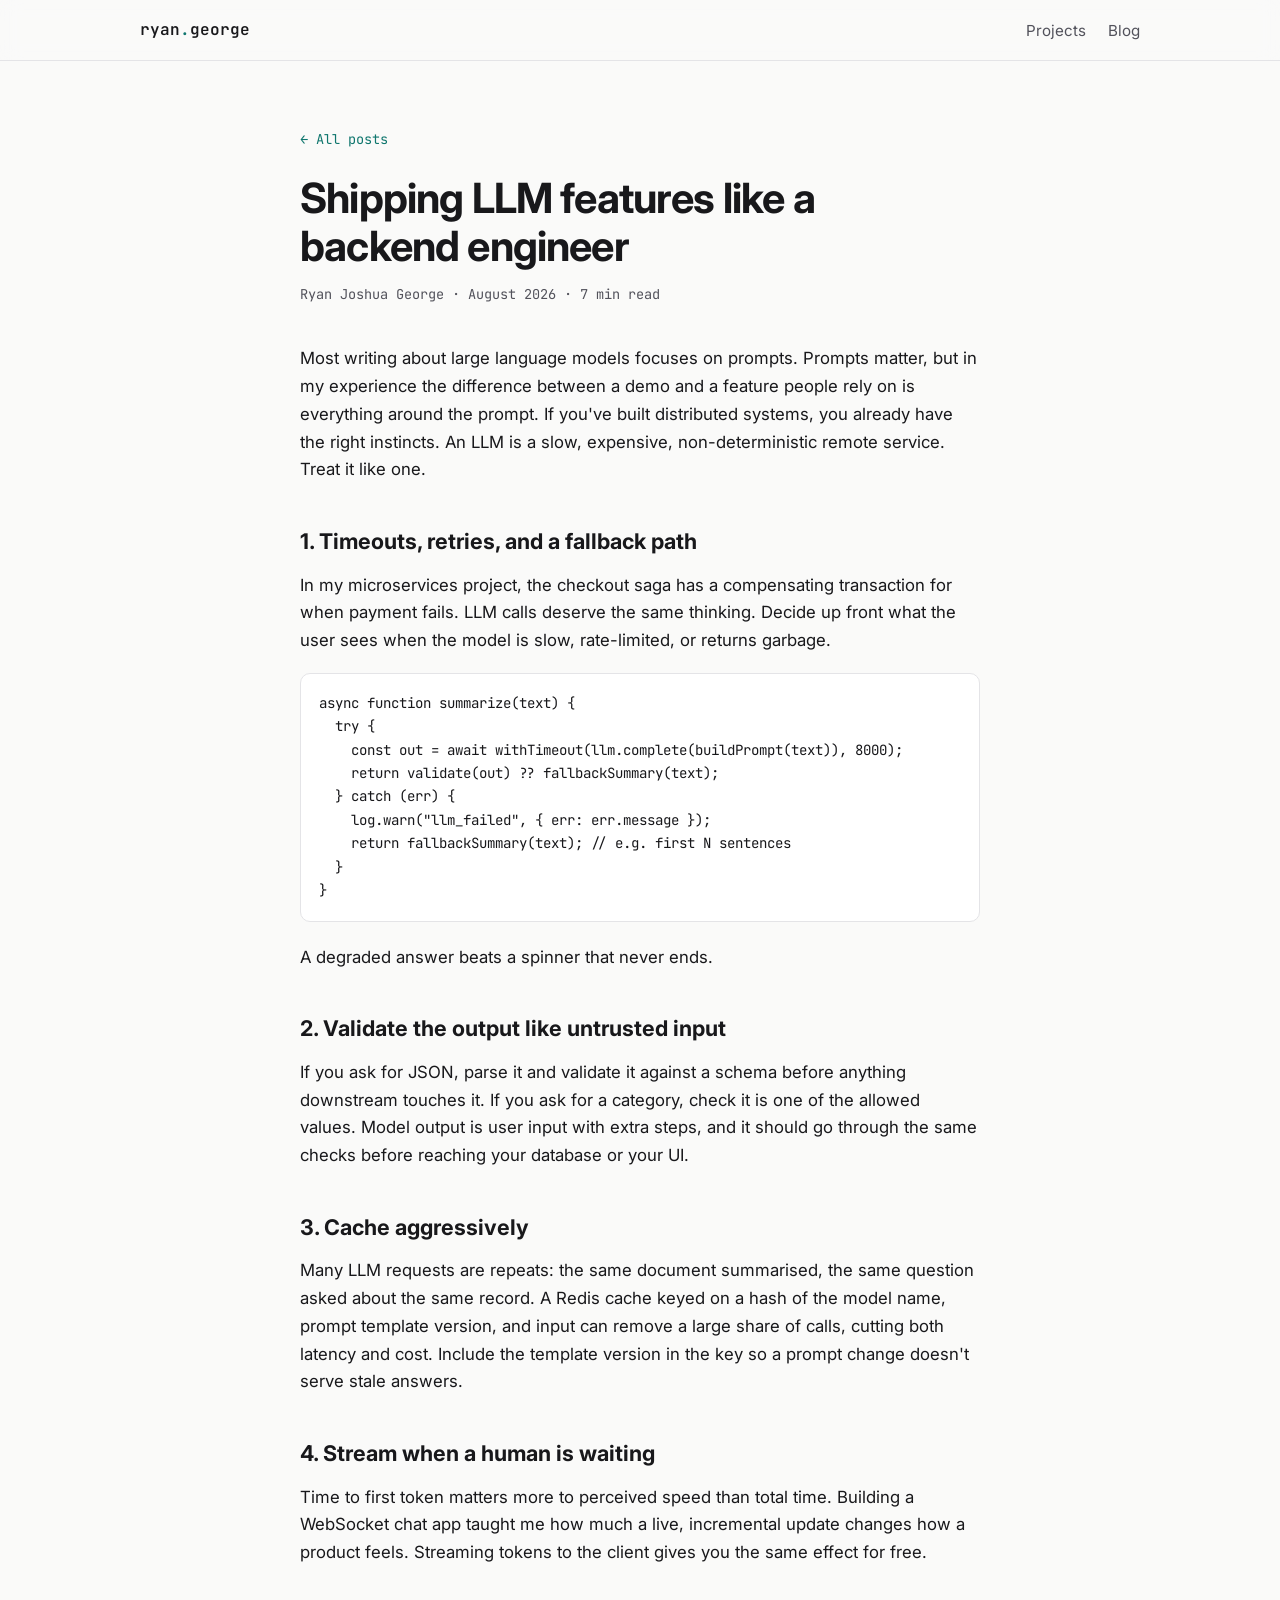
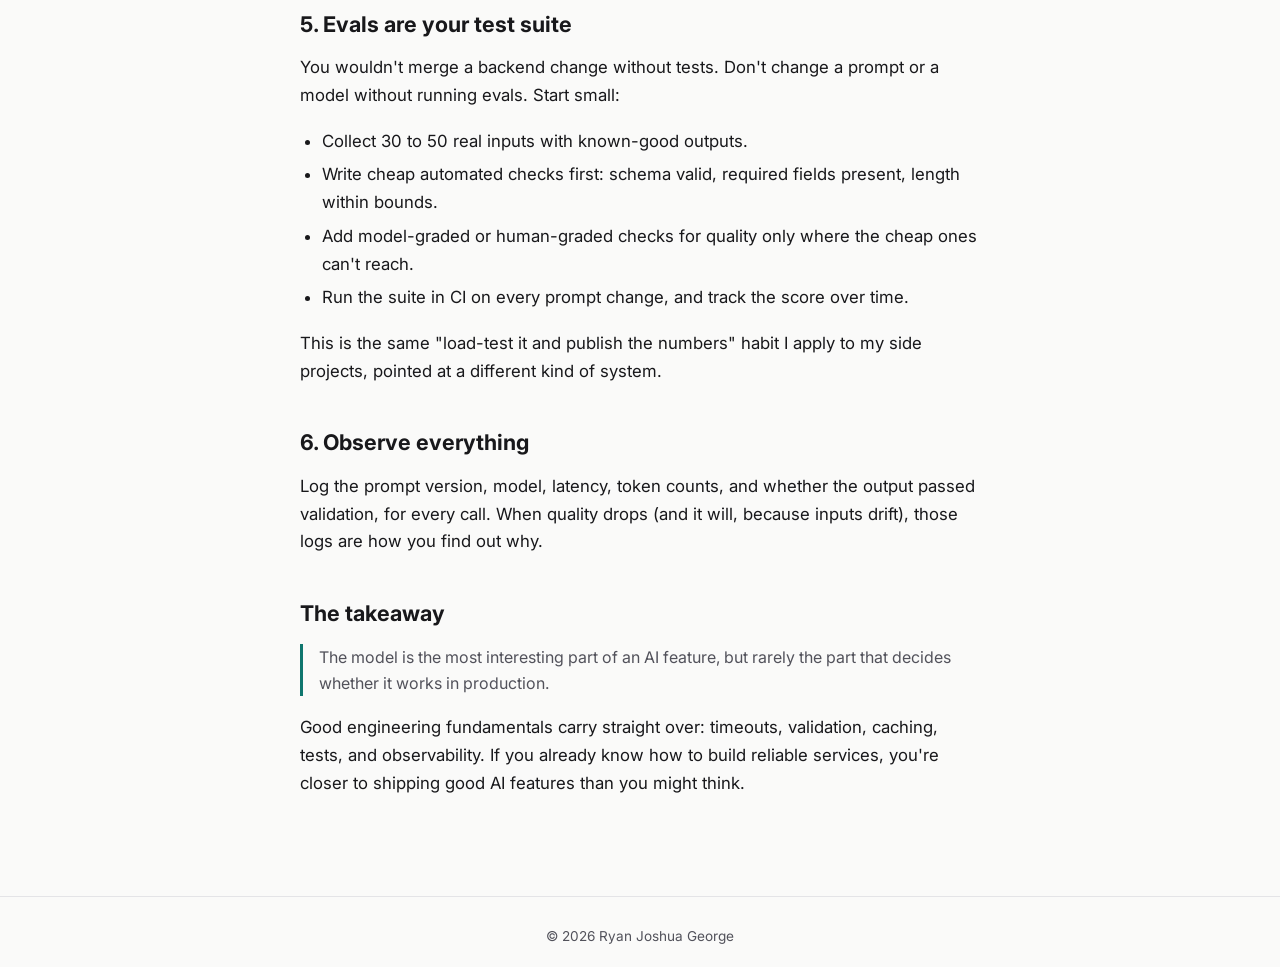
<file: blog/shipping-llm-features.html>
<!doctype html>
<html lang="en">
<head>
  <meta charset="utf-8">
  <meta name="viewport" content="width=device-width, initial-scale=1">
  <title>Shipping LLM features like a backend engineer | Ryan George</title>
  <meta name="description" content="Timeouts, caching, evals, and fallbacks: treat the model like any other unreliable dependency.">
  <link href="https://fonts.googleapis.com/css2?family=Inter:wght@400;500;600;700&family=JetBrains+Mono:wght@400;600&display=swap" rel="stylesheet">
  <link rel="stylesheet" href="../assets/style.css">
</head>
<body>
  <nav class="nav">
    <div class="container">
      <a class="brand" href="../index.html">ryan<span>.</span>george</a>
      <ul>
        <li><a href="../index.html#projects">Projects</a></li>
        <li><a href="../index.html#blog">Blog</a></li>
      </ul>
    </div>
  </nav>

  <article class="post">
    <a class="back" href="../index.html#blog">← All posts</a>
    <h1>Shipping LLM features like a backend engineer</h1>
    <div class="meta">Ryan Joshua George · August 2026 · 7 min read</div>

    <p>
      Most writing about large language models focuses on prompts. Prompts matter, but in my experience the
      difference between a demo and a feature people rely on is everything around the prompt. If you've built
      distributed systems, you already have the right instincts. An LLM is a slow, expensive, non-deterministic
      remote service. Treat it like one.
    </p>

    <h2>1. Timeouts, retries, and a fallback path</h2>
    <p>
      In my microservices project, the checkout saga has a compensating transaction for when payment fails. LLM
      calls deserve the same thinking. Decide up front what the user sees when the model is slow, rate-limited,
      or returns garbage.
    </p>
    <pre><code>async function summarize(text) {
  try {
    const out = await withTimeout(llm.complete(buildPrompt(text)), 8000);
    return validate(out) ?? fallbackSummary(text);
  } catch (err) {
    log.warn("llm_failed", { err: err.message });
    return fallbackSummary(text); // e.g. first N sentences
  }
}</code></pre>
    <p>A degraded answer beats a spinner that never ends.</p>

    <h2>2. Validate the output like untrusted input</h2>
    <p>
      If you ask for JSON, parse it and validate it against a schema before anything downstream touches it. If you
      ask for a category, check it is one of the allowed values. Model output is user input with extra steps, and it
      should go through the same checks before reaching your database or your UI.
    </p>

    <h2>3. Cache aggressively</h2>
    <p>
      Many LLM requests are repeats: the same document summarised, the same question asked about the same record.
      A Redis cache keyed on a hash of the model name, prompt template version, and input can remove a large share
      of calls, cutting both latency and cost. Include the template version in the key so a prompt change doesn't
      serve stale answers.
    </p>

    <h2>4. Stream when a human is waiting</h2>
    <p>
      Time to first token matters more to perceived speed than total time. Building a WebSocket chat app taught me
      how much a live, incremental update changes how a product feels. Streaming tokens to the client gives you
      the same effect for free.
    </p>

    <h2>5. Evals are your test suite</h2>
    <p>
      You wouldn't merge a backend change without tests. Don't change a prompt or a model without running evals.
      Start small:
    </p>
    <ul>
      <li>Collect 30 to 50 real inputs with known-good outputs.</li>
      <li>Write cheap automated checks first: schema valid, required fields present, length within bounds.</li>
      <li>Add model-graded or human-graded checks for quality only where the cheap ones can't reach.</li>
      <li>Run the suite in CI on every prompt change, and track the score over time.</li>
    </ul>
    <p>
      This is the same "load-test it and publish the numbers" habit I apply to my side projects, pointed at a
      different kind of system.
    </p>

    <h2>6. Observe everything</h2>
    <p>
      Log the prompt version, model, latency, token counts, and whether the output passed validation, for every
      call. When quality drops (and it will, because inputs drift), those logs are how you find out why.
    </p>

    <h2>The takeaway</h2>
    <blockquote>
      The model is the most interesting part of an AI feature, but rarely the part that decides whether it works
      in production.
    </blockquote>
    <p>
      Good engineering fundamentals carry straight over: timeouts, validation, caching, tests, and observability.
      If you already know how to build reliable services, you're closer to shipping good AI features than you
      might think.
    </p>
  </article>

  <footer><div class="container">© 2026 Ryan Joshua George</div></footer>
</body>
</html>
</file>
<file: assets/style.css>
:root {
  --bg: #0d1117;
  --bg-elev: #151b23;
  --border: #262e38;
  --text: #e6edf3;
  --muted: #9aa5b1;
  --accent: #5eead4;
  --accent-ink: #0d1117;
  --maxw: 1040px;
  --radius: 12px;
  --mono: "JetBrains Mono", ui-monospace, SFMono-Regular, Menlo, Consolas, monospace;
  --sans: "Inter", system-ui, -apple-system, "Segoe UI", Roboto, sans-serif;
}

@media (prefers-color-scheme: light) {
  :root {
    --bg: #fafaf9;
    --bg-elev: #ffffff;
    --border: #e4e4e7;
    --text: #18181b;
    --muted: #52525b;
    --accent: #0f766e;
    --accent-ink: #ffffff;
  }
}

* { box-sizing: border-box; margin: 0; padding: 0; }

html { scroll-behavior: smooth; scroll-padding-top: 72px; }

body {
  background: var(--bg);
  color: var(--text);
  font-family: var(--sans);
  line-height: 1.65;
  -webkit-font-smoothing: antialiased;
}

a { color: var(--accent); text-decoration: none; }
a:hover { text-decoration: underline; }

.container { max-width: var(--maxw); margin: 0 auto; padding: 0 20px; }

/* Nav */
.nav {
  position: sticky; top: 0; z-index: 10;
  background: color-mix(in srgb, var(--bg) 85%, transparent);
  backdrop-filter: blur(10px);
  border-bottom: 1px solid var(--border);
}
.nav .container { display: flex; align-items: center; justify-content: space-between; height: 60px; }
.brand { font-family: var(--mono); font-weight: 600; color: var(--text); }
.brand span { color: var(--accent); }
.nav ul { list-style: none; display: flex; gap: 22px; }
.nav ul a { color: var(--muted); font-size: 0.95rem; }
.nav ul a:hover { color: var(--text); text-decoration: none; }

/* Hero */
.hero { padding: 96px 0 72px; }
.eyebrow { font-family: var(--mono); color: var(--accent); font-size: 0.9rem; margin-bottom: 14px; }
.hero h1 { font-size: clamp(2.2rem, 6vw, 3.6rem); line-height: 1.1; letter-spacing: -0.02em; }
.hero h1 .dim { color: var(--muted); }
.hero p.lead { max-width: 640px; color: var(--muted); font-size: 1.12rem; margin-top: 20px; }
.cta { display: flex; flex-wrap: wrap; gap: 12px; margin-top: 32px; }
.btn {
  display: inline-block; padding: 11px 20px; border-radius: 8px;
  border: 1px solid var(--border); color: var(--text); font-weight: 500;
}
.btn:hover { border-color: var(--accent); text-decoration: none; }
.btn.primary { background: var(--accent); color: var(--accent-ink); border-color: var(--accent); }

/* Sections */
section { padding: 64px 0; border-top: 1px solid var(--border); }
.section-title { font-size: 1.6rem; letter-spacing: -0.01em; margin-bottom: 8px; }
.section-title .num { font-family: var(--mono); color: var(--accent); font-size: 1rem; margin-right: 10px; }
.section-sub { color: var(--muted); margin-bottom: 32px; }

.about-grid { display: grid; grid-template-columns: 1.4fr 1fr; gap: 40px; }
.about-grid p + p { margin-top: 14px; }
.about-grid p { color: var(--muted); }
.about-grid strong { color: var(--text); font-weight: 600; }

.timeline { list-style: none; display: grid; gap: 18px; }
.timeline li { border-left: 2px solid var(--border); padding-left: 16px; }
.timeline .when { font-family: var(--mono); font-size: 0.8rem; color: var(--accent); }
.timeline .what { font-weight: 600; }
.timeline .where { color: var(--muted); font-size: 0.92rem; }

/* Cards */
.card {
  background: var(--bg-elev); border: 1px solid var(--border);
  border-radius: var(--radius); padding: 24px;
  transition: border-color .2s, transform .2s;
}
.card:hover { border-color: var(--accent); }

.stack-grid { display: grid; grid-template-columns: repeat(auto-fit, minmax(230px, 1fr)); gap: 16px; }
.card h3 { font-size: 1rem; margin-bottom: 14px; }
.tags { display: flex; flex-wrap: wrap; gap: 8px; list-style: none; }
.tags li {
  font-family: var(--mono); font-size: 0.8rem; padding: 4px 10px;
  border-radius: 999px; border: 1px solid var(--border); color: var(--muted);
}

.project-grid { display: grid; grid-template-columns: repeat(auto-fit, minmax(300px, 1fr)); gap: 20px; }
.project .stats { display: flex; gap: 22px; margin: 18px 0; }
.project .stat b { display: block; font-family: var(--mono); font-size: 1.35rem; color: var(--accent); }
.project .stat span { font-size: 0.8rem; color: var(--muted); }
.project h3 { font-size: 1.15rem; margin-bottom: 6px; }
.project p { color: var(--muted); font-size: 0.95rem; }
.project ul.points { margin: 0 0 18px 18px; color: var(--muted); font-size: 0.92rem; }
.project ul.points li + li { margin-top: 4px; }

.post-list { display: grid; gap: 16px; }
.post-item { display: block; color: var(--text); }
.post-item:hover { text-decoration: none; }
.post-item .meta { font-family: var(--mono); font-size: 0.8rem; color: var(--accent); }
.post-item h3 { margin: 6px 0; font-size: 1.15rem; }
.post-item p { color: var(--muted); font-size: 0.95rem; }

.contact { text-align: center; }
.contact p { color: var(--muted); max-width: 520px; margin: 0 auto 28px; }
.contact .cta { justify-content: center; }

footer { border-top: 1px solid var(--border); padding: 28px 0; color: var(--muted); font-size: 0.85rem; text-align: center; }

/* Blog post */
.post { max-width: 720px; margin: 0 auto; padding: 64px 20px 80px; }
.post .back { font-family: var(--mono); font-size: 0.85rem; }
.post h1 { font-size: clamp(1.9rem, 5vw, 2.6rem); line-height: 1.15; letter-spacing: -0.02em; margin: 24px 0 12px; }
.post .meta { font-family: var(--mono); font-size: 0.85rem; color: var(--muted); margin-bottom: 40px; }
.post h2 { font-size: 1.35rem; margin: 40px 0 12px; }
.post p, .post li { font-size: 1.05rem; color: var(--text); }
.post p { margin-bottom: 18px; }
.post ul, .post ol { margin: 0 0 18px 22px; }
.post li + li { margin-top: 6px; }
.post code { font-family: var(--mono); font-size: 0.88em; background: var(--bg-elev); border: 1px solid var(--border); padding: 1px 6px; border-radius: 5px; }
.post pre { background: var(--bg-elev); border: 1px solid var(--border); border-radius: 10px; padding: 18px; overflow-x: auto; margin-bottom: 22px; }
.post pre code { background: none; border: none; padding: 0; font-size: 0.88rem; line-height: 1.6; }
.post blockquote { border-left: 3px solid var(--accent); padding-left: 16px; color: var(--muted); margin: 0 0 18px; }

/* Reveal */
.reveal { opacity: 0; transform: translateY(14px); transition: opacity .6s ease, transform .6s ease; }
.reveal.visible { opacity: 1; transform: none; }
@media (prefers-reduced-motion: reduce) { .reveal { opacity: 1; transform: none; transition: none; } }

@media (max-width: 720px) {
  .nav ul { gap: 14px; }
  .nav ul li.hide-sm { display: none; }
  .about-grid { grid-template-columns: 1fr; }
  .hero { padding: 64px 0 48px; }
}

.block { display: block; }

.links { display: flex; flex-wrap: wrap; gap: 16px; margin-top: 18px; padding-top: 16px; border-top: 1px solid var(--border); }
.links a { font-family: var(--mono); font-size: 0.85rem; }
</file>
